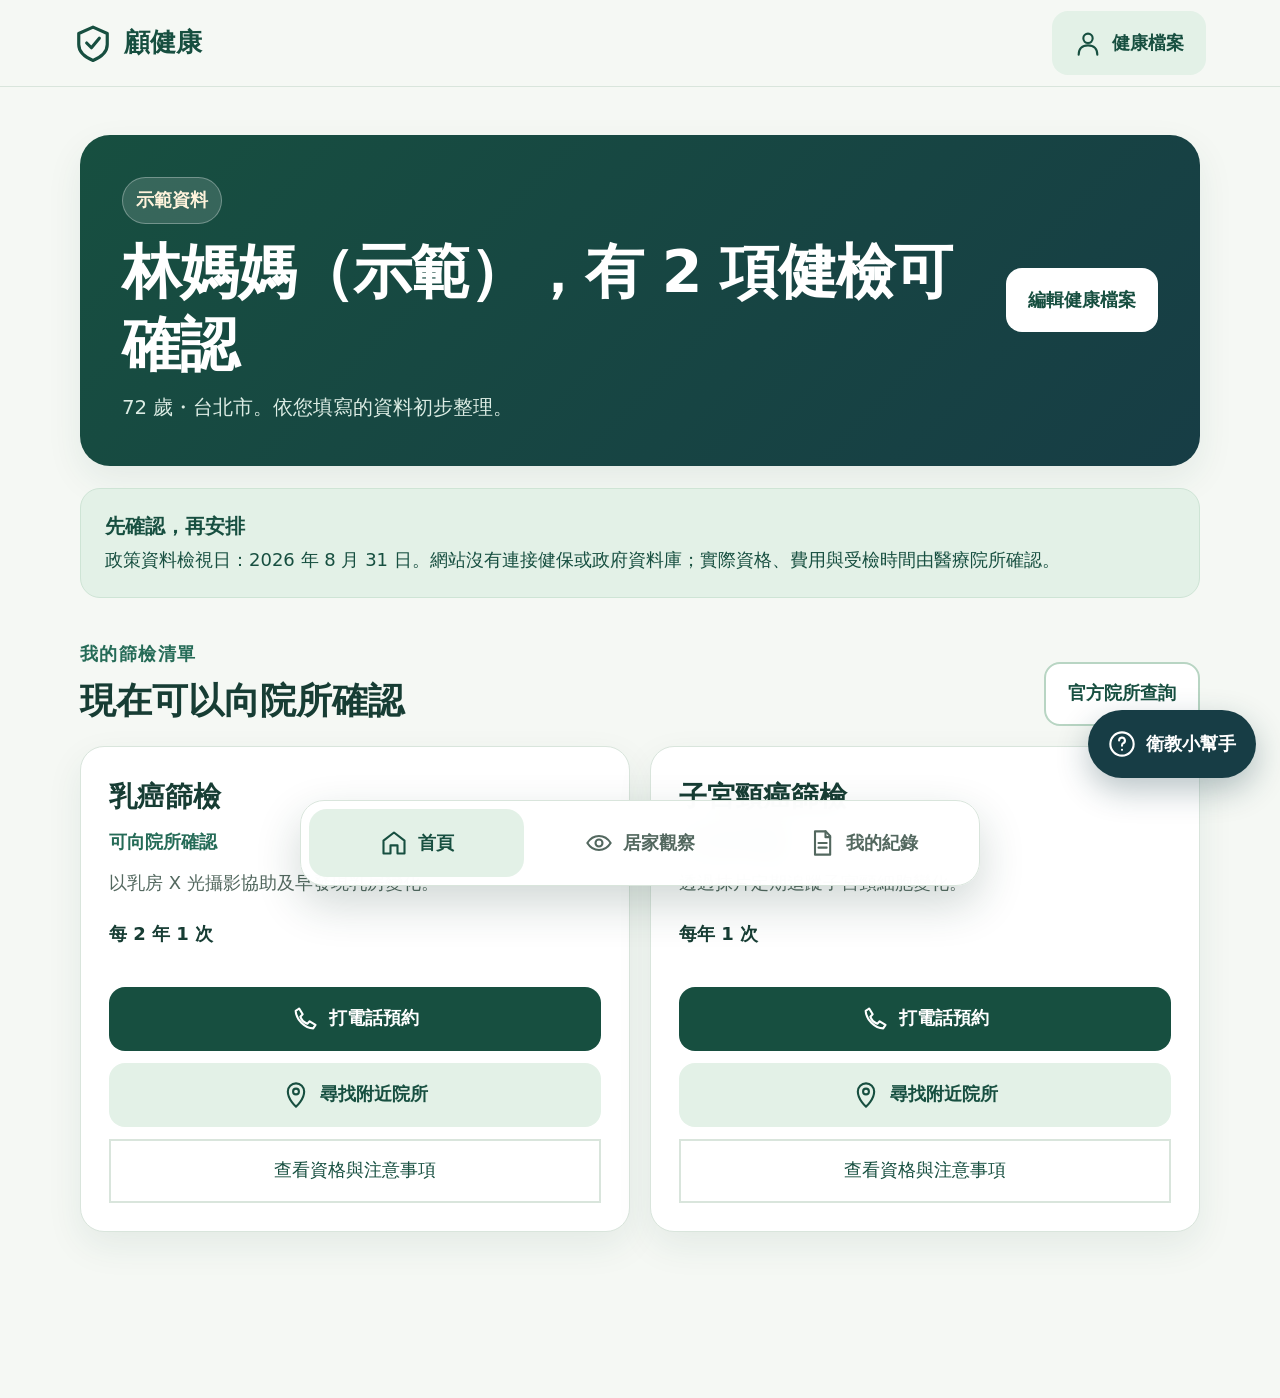
<file: index.html>
<!doctype html>
<html lang="zh-Hant-TW">
<head>
  <meta charset="utf-8"><meta name="viewport" content="width=device-width,initial-scale=1,viewport-fit=cover">
  <meta name="theme-color" content="#174f40"><meta name="description" content="簡單清楚地整理預防篩檢、居家視覺觀察與健康紀錄。">
  <title>顧健康｜預防篩檢整合平台</title>
  <link rel="manifest" href="manifest.webmanifest?v=9"><link rel="icon" href="icon.svg" type="image/svg+xml"><link rel="stylesheet" href="styles.css?v=9"><script src="app.js?v=9" defer></script>
</head>
<body>
<a class="skip-link" href="#mainContent">跳到主要內容</a>
<svg class="symbols" aria-hidden="true">
  <symbol id="i-shield" viewBox="0 0 24 24"><path d="M12 2 21 6v7c0 5-4 8-9 10-5-2-9-5-9-10V6l9-4Z"/><path d="m8 12 3 3 5-6"/></symbol>
  <symbol id="i-home" viewBox="0 0 24 24"><path d="m3 10 9-7 9 7v11h-6v-7H9v7H3V10Z"/></symbol>
  <symbol id="i-eye" viewBox="0 0 24 24"><path d="M2 12c5-8 15-8 20 0-5 8-15 8-20 0Z"/><circle cx="12" cy="12" r="3"/></symbol>
  <symbol id="i-file" viewBox="0 0 24 24"><path d="M6 2h9l4 4v16H6V2Z"/><path d="M15 2v5h4M9 12h7M9 16h7"/></symbol>
  <symbol id="i-phone" viewBox="0 0 24 24"><path d="M7 3 4 5c0 7 8 15 15 15l2-3-5-3-2 2c-3-1-5-3-6-6l2-2-3-5Z"/></symbol>
  <symbol id="i-map" viewBox="0 0 24 24"><path d="M12 22s7-6 7-13a7 7 0 1 0-14 0c0 7 7 13 7 13Z"/><circle cx="12" cy="9" r="2.5"/></symbol>
  <symbol id="i-user" viewBox="0 0 24 24"><circle cx="12" cy="8" r="4"/><path d="M4 22c0-5 3-8 8-8s8 3 8 8"/></symbol>
  <symbol id="i-plus" viewBox="0 0 24 24"><path d="M12 4v16M4 12h16"/></symbol>
  <symbol id="i-help" viewBox="0 0 24 24"><circle cx="12" cy="12" r="10"/><path d="M9.5 9a2.5 2.5 0 1 1 3.5 2.3c-1 .5-1 1.2-1 2.2M12 17h.01"/></symbol>
  <symbol id="i-close" viewBox="0 0 24 24"><path d="m5 5 14 14M19 5 5 19"/></symbol>
  <symbol id="i-check" viewBox="0 0 24 24"><path d="m4 12 5 5L20 6"/></symbol>
  <symbol id="i-download" viewBox="0 0 24 24"><path d="M12 3v12m0 0 5-5m-5 5-5-5M4 21h16"/></symbol>
</svg>
<header class="site-header"><div class="header-inner">
  <a class="brand" href="#home" data-nav="home" aria-label="顧健康首頁"><svg class="icon"><use href="#i-shield"></use></svg><span>顧健康</span></a>
  <div class="header-actions"><button class="icon-text-button" id="profileButton" type="button" aria-label="健康檔案"><svg class="icon"><use href="#i-user"></use></svg><span>健康檔案</span></button></div>
</div></header>
<main id="mainContent">
  <section class="view active" id="view-home" aria-labelledby="homeTitle"><div class="page-shell">
    <div class="hero"><div><span class="demo-badge" id="profileBadge">示範資料</span><h1 id="homeTitle">您好</h1><p id="homeSummary">正在整理可以確認的預防篩檢。</p></div><button class="secondary-button" id="switchProfileButton" type="button">編輯健康檔案</button></div>
    <aside class="notice"><strong>先確認，再安排</strong><p>政策資料檢視日：2026 年 8 月 31 日。網站沒有連接健保或政府資料庫；實際資格、費用與受檢時間由醫療院所確認。</p></aside>
    <div class="section-heading"><div><span class="eyebrow">我的篩檢清單</span><h2>現在可以向院所確認</h2></div><a class="official-link" href="https://escreening.hpa.gov.tw/Home" target="_blank" rel="noopener">官方院所查詢</a></div>
    <div class="screening-list" id="screeningList" aria-live="polite"></div>
    <div class="empty-state" id="screeningEmpty" hidden><svg class="icon"><use href="#i-check"></use></svg><h2>目前沒有待確認項目</h2><p>已登錄的檢查可到「我的紀錄」查看；仍可詢問醫師適合的預防照護。</p></div>
  </div></section>
  <section class="view" id="view-vision" aria-labelledby="visionTitle" hidden>
    <div class="page-shell" id="visionLanding"><span class="eyebrow">居家視覺觀察</span><h1 id="visionTitle">一次看一眼，記下視覺變化</h1><p class="lead">這不是視力檢查或醫療診斷。看得清楚，也不能排除眼睛疾病。</p>
      <div class="vision-intro"><div class="vision-art"><svg class="icon"><use href="#i-eye"></use></svg></div><div><h2>方格視覺自我觀察</h2><ol><li>戴上平常閱讀使用的眼鏡。</li><li>在光線充足處，手機保持舒適閱讀距離。</li><li>一次輕遮一眼，不要壓迫眼球。</li></ol><button class="primary-button" id="startVisionButton" type="button">我已了解，開始觀察</button></div></div>
      <div class="notice"><strong>新增：8 項居家健康自我觀察</strong><p>畫鐘、FAST 中風徵象、肌力、平衡、周邊神經與末梢循環；包含逐步指引、部分計時工具與本機紀錄。自測不能取代醫療診斷。</p><a class="primary-button" href="./self-checks.html">開始居家健康自我觀察</a></div>
      <aside class="alert"><strong>需要儘速就醫的情況</strong><p>若突然視力下降、直線變形、中心出現黑影或視野缺損，請儘速聯絡眼科。</p></aside>
    </div>
    <div class="vision-test" id="visionTest" hidden aria-live="polite"><button class="text-button vision-exit" id="exitVisionButton" type="button">結束觀察</button><div class="vision-test-inner">
      <div class="vision-grid-area" id="visionGridArea"><h1 id="visionInstruction">請遮住右眼，用左眼看中央黑點</h1><div class="amsler-grid" role="img" aria-label="均勻直線方格，中央有一個黑點"><span></span></div></div>
      <div class="vision-answer-area" id="visionAnswerArea"><button class="vision-answer clear" type="button" data-vision-answer="看得很清楚">看得很清楚</button><button class="vision-answer changed" type="button" data-vision-answer="線條歪歪的／看不清楚">線條歪歪的／看不清楚</button></div>
      <div class="vision-result" id="visionResult" hidden><span class="eyebrow">本次主觀觀察</span><h1>兩眼都完成了</h1><p id="visionResultText"></p><aside class="alert" id="visionResultAdvice"></aside><div class="button-stack"><button class="primary-button" id="saveVisionButton" type="button">儲存到我的紀錄</button><button class="secondary-button" id="discardVisionButton" type="button">不儲存，返回</button></div></div>
    </div></div>
  </section>
  <section class="view" id="view-records" aria-labelledby="recordsTitle" hidden><div class="page-shell">
    <div class="section-heading records-heading"><div><span class="eyebrow">保存在本機</span><h1 id="recordsTitle">我的健檢與紀錄</h1><p class="lead">一眼看懂已登錄與待確認的健檢，也能回顧每一次健康紀錄。</p></div><div class="record-actions"><button class="secondary-button" id="exportButton" type="button"><svg class="icon"><use href="#i-download"></use></svg>匯出備份</button><button class="primary-button" id="addRecordButton" type="button"><svg class="icon"><use href="#i-plus"></use></svg>新增紀錄</button></div></div>
    <section class="screening-progress" aria-labelledby="screeningProgressTitle">
      <div class="progress-heading"><div><span class="eyebrow">健檢進度</span><h2 id="screeningProgressTitle">目前健檢任務</h2></div><strong class="progress-count" id="screeningProgressCount">正在整理</strong></div>
      <div class="progress-track" id="screeningProgressTrack" role="progressbar" aria-label="健檢完成進度" aria-valuemin="0" aria-valuemax="0" aria-valuenow="0"><span id="screeningProgressFill"></span></div>
      <p class="progress-summary" id="screeningProgressSummary">依健康檔案與本機紀錄整理。</p>
      <div class="screening-task-list" id="screeningTaskList" aria-live="polite"></div>
      <p class="progress-note">這是依固定政策與您自行登錄資料做的初步整理，並非政府或健保資格查詢。實際資格與受檢時間請向醫療院所確認。</p>
    </section>
    <div class="record-history-heading"><span class="eyebrow">完整紀錄</span><h2>歷次健康紀錄</h2><p>包含健檢、血壓、居家觀察與日常照護筆記。</p></div>
    <div class="record-list" id="recordList"></div><div class="empty-state" id="recordEmpty" hidden><svg class="icon"><use href="#i-file"></use></svg><h2>還沒有紀錄</h2><p>可以從一次檢查、一次血壓量測，或今天想記住的事開始。</p></div>
  </div></section>
</main>
<nav class="bottom-nav" aria-label="主要功能"><button class="nav-button active" type="button" data-nav="home" aria-current="page"><svg class="icon"><use href="#i-home"></use></svg><span>首頁</span></button><button class="nav-button" type="button" data-nav="vision"><svg class="icon"><use href="#i-eye"></use></svg><span>居家觀察</span></button><button class="nav-button" type="button" data-nav="records"><svg class="icon"><use href="#i-file"></use></svg><span>我的紀錄</span></button></nav>
<button class="guide-fab" id="guideButton" type="button" aria-label="衛教小幫手"><svg class="icon"><use href="#i-help"></use></svg><span>衛教小幫手</span></button>
<dialog class="dialog" id="screeningDialog"><form method="dialog"><button class="dialog-close" value="cancel" aria-label="關閉"><svg class="icon"><use href="#i-close"></use></svg></button></form><span class="eyebrow">篩檢說明</span><h2 id="screeningDialogTitle"></h2><p id="screeningDialogSummary"></p><dl class="detail-list"><div><dt>適用條件</dt><dd id="screeningDialogRule"></dd></div><div><dt>建議頻率</dt><dd id="screeningDialogFrequency"></dd></div><div><dt>目前紀錄</dt><dd id="screeningDialogStatus"></dd></div></dl><aside class="notice compact"><strong>請留意</strong><p id="screeningDialogPrep"></p></aside><div class="button-stack"><a class="primary-button link-button" id="screeningMapLink" target="_blank" rel="noopener"><svg class="icon"><use href="#i-map"></use></svg>尋找附近院所</a><a class="secondary-button link-button" id="screeningSourceLink" target="_blank" rel="noopener">查看官方政策</a></div></dialog>
<dialog class="dialog" id="profileDialog"><form id="profileForm"><button class="dialog-close" type="button" data-close-dialog="profileDialog" aria-label="關閉"><svg class="icon"><use href="#i-close"></use></svg></button><span class="eyebrow">只存在這個瀏覽器</span><h2>編輯健康檔案</h2><div class="form-grid"><label>姓名或暱稱<input name="name" maxlength="30" required autocomplete="off"></label><label>出生日期<input name="birth" type="date" required></label><label>篩檢比對使用的生理性別<select name="sex"><option>未提供</option><option>女</option><option>男</option></select></label><label>居住縣市<input name="city" maxlength="20" placeholder="例如：台北市"></label></div><fieldset><legend>與篩檢條件有關的背景（選填）</legend><label class="check-row"><input type="checkbox" name="indigenous">具原住民身分</label><label class="check-row"><input type="checkbox" name="polio">有小兒麻痺病史</label><label class="check-row"><input type="checkbox" name="familyColon">一等親有大腸癌病史</label><label class="check-row"><input type="checkbox" name="familyLung">一等親有肺癌病史</label><label class="check-row"><input type="checkbox" name="smokes">目前仍吸菸</label><label class="check-row"><input type="checkbox" name="betel">曾嚼檳榔</label><div class="form-grid compact-grid"><label>累積吸菸包年<input name="packYears" type="number" min="0" max="300" value="0"></label><label>戒菸年數<input name="quitYears" type="number" min="-1" max="100" value="-1"></label></div></fieldset><label class="check-row consent"><input type="checkbox" name="consent" required>這是我的資料，或我已取得本人同意</label><button class="primary-button full-button" type="submit">儲存健康檔案</button></form></dialog>
<dialog class="dialog" id="recordDialog"><form id="recordForm"><button class="dialog-close" type="button" data-close-dialog="recordDialog" aria-label="關閉"><svg class="icon"><use href="#i-close"></use></svg></button><span class="eyebrow">自行登錄</span><h2>新增健康紀錄</h2><label>紀錄類型<select name="kind" id="recordKind"><option value="note">日常照護筆記</option><option value="bp">血壓量測</option><option value="screening">已完成的檢查</option></select></label><label id="recordTitleField">標題<input name="title" maxlength="60" placeholder="例如：今天陪媽媽散步"></label><label id="recordPolicyField" hidden>檢查項目<select name="policy" id="recordPolicy"></select></label><div class="form-grid" id="recordBpFields" hidden><label>收縮壓<input name="systolic" type="number" min="30" max="300"></label><label>舒張壓<input name="diastolic" type="number" min="20" max="200"></label></div><label>日期<input name="date" type="date" required></label><label>備註<textarea name="note" maxlength="1000" rows="4" placeholder="想記下的事（選填）"></textarea></label><button class="primary-button full-button" type="submit">儲存這筆紀錄</button></form></dialog>
<dialog class="dialog guide-dialog" id="guideDialog"><form method="dialog"><button class="dialog-close" value="cancel" aria-label="關閉"><svg class="icon"><use href="#i-close"></use></svg></button></form><span class="eyebrow">不儲存、不上傳</span><h2>基本衛教小幫手</h2><p>輸入內容只在這個頁面暫時處理，不會寫入健康紀錄。只能提供基本衛教與建議科別，不能診斷。</p><label>想詢問什麼？<textarea id="guideQuestion" rows="4" maxlength="500" placeholder="例如：最近眼睛看東西有點模糊"></textarea></label><button class="primary-button full-button" id="askGuideButton" type="button">查看基本衛教</button><div class="guide-answer" id="guideAnswer" hidden aria-live="polite"></div></dialog>
<div class="toast" id="toast" role="status" aria-live="polite"></div>
</body></html>
</file>
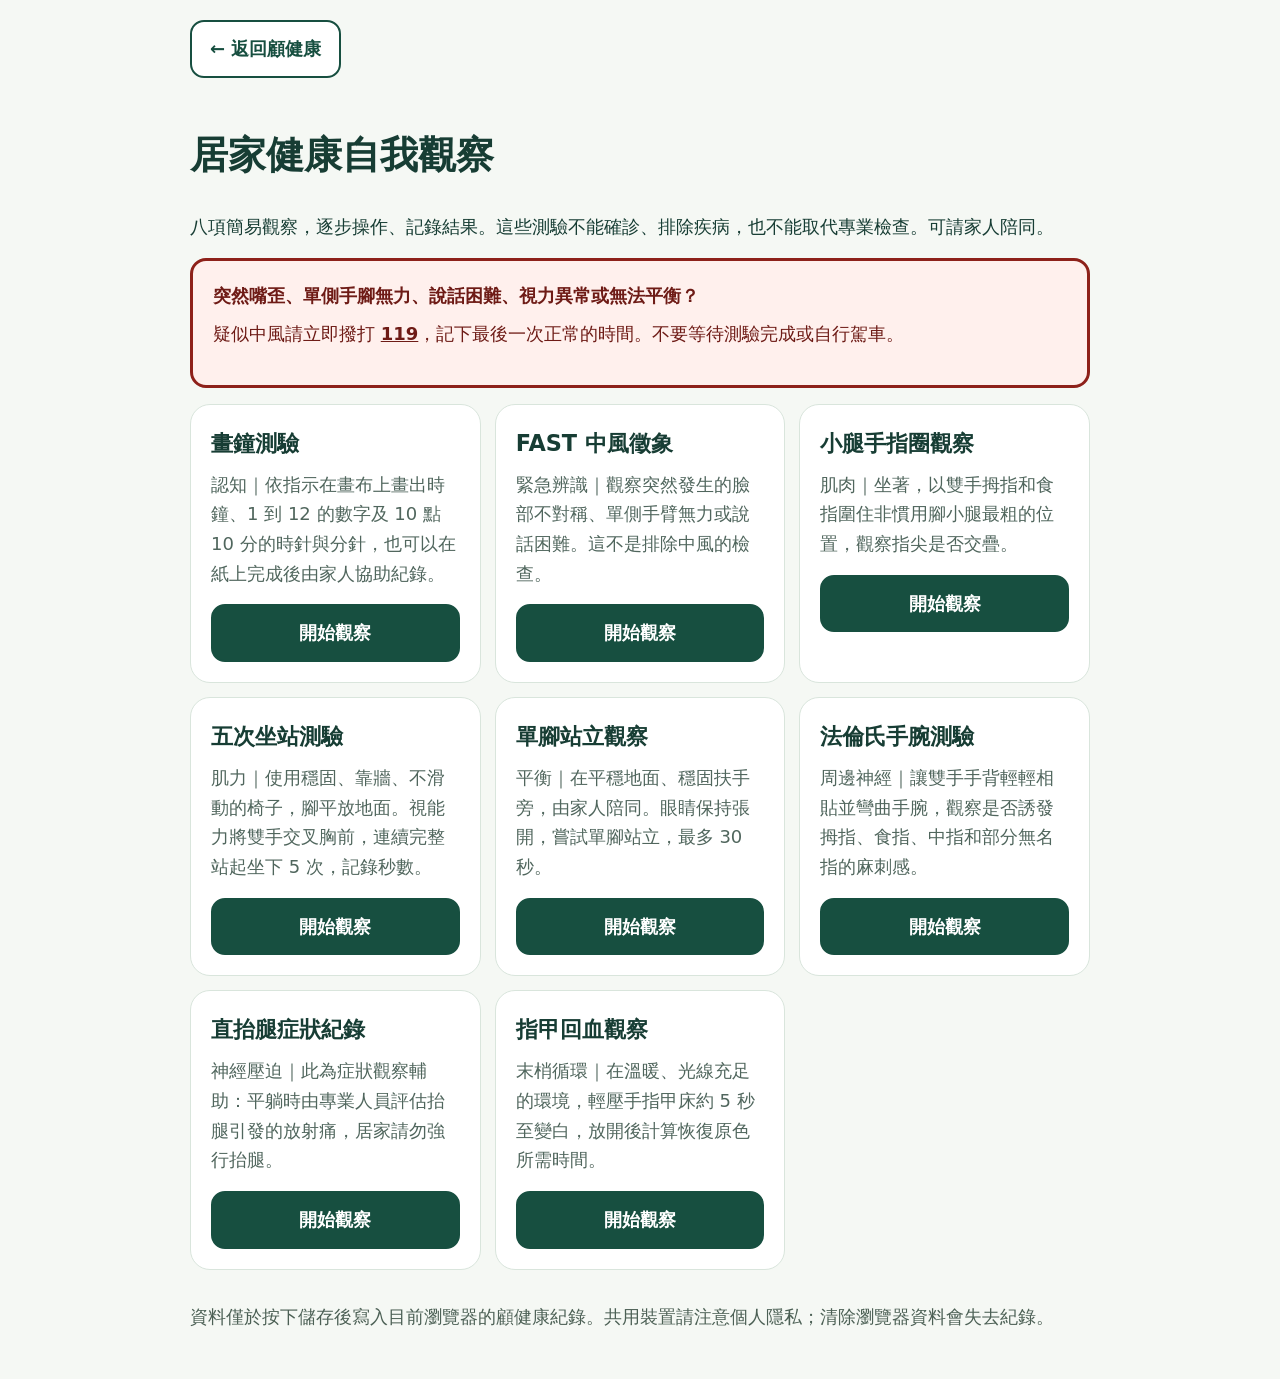
<file: self-checks.html>
<!doctype html>
<html lang="zh-Hant-TW">
<head>
<meta charset="utf-8"><meta name="viewport" content="width=device-width,initial-scale=1">
<meta name="theme-color" content="#174f40"><title>居家健康自我觀察｜顧健康</title>
<style>
:root{--green:#174f40;--ink:#173d34;--line:#d9e5dc;--bg:#f5f8f4;--danger:#8e211a}
*{box-sizing:border-box}body{font:18px/1.65 "Noto Sans TC","Microsoft JhengHei",system-ui,sans-serif;color:var(--ink);background:var(--bg);margin:0;padding:0 18px 48px}main,header{max-width:900px;margin:auto}header{padding:20px 0}h1{font-size:clamp(1.7rem,4vw,2.4rem)}h2{font-size:1.4rem}p{margin:.5rem 0 1rem}button,a.button{font:inherit;display:inline-flex;justify-content:center;align-items:center;min-height:56px;padding:12px 18px;border-radius:14px;border:2px solid var(--green);background:var(--green);color:white;cursor:pointer;text-decoration:none;font-weight:700;touch-action:manipulation}button.secondary,a.button.secondary{color:var(--green);background:white}button:focus-visible,a:focus-visible,select:focus-visible,input:focus-visible{outline:4px solid #df994d;outline-offset:3px}button:disabled{opacity:.45;cursor:not-allowed}.grid{display:grid;grid-template-columns:repeat(auto-fit,minmax(230px,1fr));gap:14px}.card,.panel{background:white;border:1px solid var(--line);border-radius:20px;padding:20px;margin:14px 0}.card h2{margin:0}.card p{color:#50665d}.card button{width:100%}.warning{border-left:6px solid #b45c20;background:#fff1e5;padding:16px;margin:16px 0}.urgent{background:#fff0ed;border:3px solid var(--danger);padding:20px;border-radius:16px;color:#6e1b16;margin:16px 0}.urgent a{color:inherit;font-weight:bold}.actions{display:flex;gap:10px;flex-wrap:wrap;margin-top:18px}.step{font-weight:bold;color:#256b57}.choices{display:grid;gap:12px}.choice{display:flex;align-items:flex-start;gap:12px;border:2px solid #d9e5dc;border-radius:12px;padding:12px;cursor:pointer}.choice input{width:27px;height:27px;flex:0 0 auto;accent-color:var(--green)}label{display:block;font-weight:700}input[type=number],input[type=text],select{font:inherit;max-width:100%;width:100%;min-height:56px;border:2px solid #a9bdb0;border-radius:10px;padding:8px 12px;margin:8px 0}#draw{width:min(100%,370px);height:auto;aspect-ratio:1;display:block;border:2px solid #aecaba;border-radius:12px;background:white;touch-action:none}#timerDisplay{font-size:3rem;font-weight:900;font-variant-numeric:tabular-nums}small{display:block;color:#56695f}.sr-only{position:absolute;left:-10000px}#resultText{white-space:pre-line}#status{font-weight:bold}footer{margin-top:32px;color:#4c6055} [hidden]{display:none!important}@media(min-width:700px){.card{margin:0}}@media(prefers-reduced-motion:reduce){*{scroll-behavior:auto!important}}
</style>
</head>
<body>
<header><a href="./#vision" class="button secondary">← 返回顧健康</a></header>
<main>
<h1>居家健康自我觀察</h1>
<p>八項簡易觀察，逐步操作、記錄結果。這些測驗不能確診、排除疾病，也不能取代專業檢查。可請家人陪同。</p>
<div class="urgent"><strong>突然嘴歪、單側手腳無力、說話困難、視力異常或無法平衡？</strong><p>疑似中風請立即撥打 <a href="tel:119">119</a>，記下最後一次正常的時間。不要等待測驗完成或自行駕車。</p></div>
<section id="catalog" class="grid" aria-label="選擇測驗"></section>
<section id="test" hidden class="panel" aria-live="polite">
<button class="secondary" id="back" type="button">← 返回測驗列表</button>
<p class="step" id="progress"></p><h2 id="testTitle"></h2><p id="intro"></p><div id="safety" class="warning"></div>
<div id="task"></div><div class="actions"><button id="prev" class="secondary" type="button">上一步</button><button id="next" type="button">下一步</button></div>
</section>
<section id="result" hidden class="panel" aria-live="polite"><h2>本次觀察結果</h2><p id="resultText"></p><div id="resultAdvice" class="warning"></div><div class="actions"><button id="save" type="button">儲存到我的紀錄</button><button id="again" class="secondary" type="button">返回列表</button></div><p id="status" role="status"></p></section>
<footer>資料僅於按下儲存後寫入目前瀏覽器的顧健康紀錄。共用裝置請注意個人隱私；清除瀏覽器資料會失去紀錄。</footer>
</main>
<script>
'use strict';
const KEY='guhealth-web-v2';
const tests=[
{id:'clock',name:'畫鐘測驗',group:'認知',intro:'依指示在畫布上畫出時鐘、1 到 12 的數字及 10 點 10 分的時針與分針，也可以在紙上完成後由家人協助紀錄。',safe:'請勿把本測驗視為失智症診斷。視力、慣用手、教育背景及語言可能影響表現。',steps:[{type:'clock',prompt:'畫出完整的鐘面，寫上 1 到 12，並畫出 10 點 10 分。完成後請照顧者觀察。'},{type:'choice',prompt:'鐘面、12 個數字與兩支指針是否都能清楚辨識？',options:['是','否','不確定']},{type:'choice',prompt:'數字排列及指針指向 10 點 10 分是否大致正確？',options:['是','否','不確定']}],advice:'若畫鐘困難或近期記憶、日常功能明顯改變，請安排家醫科、神經內科或記憶門診評估。正常畫鐘也不能排除認知問題。'},
{id:'fast',name:'FAST 中風徵象',group:'緊急辨識',intro:'觀察突然發生的臉部不對稱、單側手臂無力或說話困難。這不是排除中風的檢查。',safe:'若任何症狀突然出現，立刻撥打 119；不必完成所有步驟。突然視力障礙、劇烈頭痛、走路不穩也需要緊急評估。',steps:[{type:'choice',prompt:'F：微笑時是否有突然出現的單側嘴角下垂？',options:['沒有','有','不確定']},{type:'choice',prompt:'A：雙臂向前平舉約 10 秒，是否有突然出現的單側無力或下垂？',options:['沒有','有','不確定']},{type:'choice',prompt:'S：說一句日常短句，是否突然口齒不清、語言理解困難或說不出話？',options:['沒有','有','不確定']},{type:'text',prompt:'T：記錄最後一次確認正常的時間（選填，例：今天 14:20）。'}],advice:'若症狀突然出現，即使自行恢復，也請立即求救，可能是暫時性腦缺血發作或中風。'},
{id:'calf',name:'小腿手指圈觀察',group:'肌肉',intro:'坐著，以雙手拇指和食指圍住非慣用腳小腿最粗的位置，觀察指尖是否交疊。',safe:'此方法受手指大小、體型、水腫影響，僅是肌少症風險線索，不可單獨判定肌肉量正常或嚴重流失。',steps:[{type:'choice',prompt:'環繞小腿最粗處時，手指的狀態？',options:['指尖碰不到（圈不住）','剛好碰到','指尖交疊（小腿相對細）','無法測量']}],advice:'若指尖交疊、體重下降、步速變慢或肌力下降，可向醫師或物理治療師詢問肌少症評估。'},
{id:'chair',name:'五次坐站測驗',group:'肌力',intro:'使用穩固、靠牆、不滑動的椅子，腳平放地面。視能力將雙手交叉胸前，連續完整站起坐下 5 次，記錄秒數。',safe:'有近期跌倒、暈眩、胸痛、嚴重關節疼痛、無法安全站起者不要測；請人陪同，必要時扶持，不能安全完成請停止。',steps:[{type:'timer',prompt:'準備好後開始計時，完成第五次站起時停止。',max:120},{type:'choice',prompt:'過程是否能在安全情況下完成？',options:['完成且未使用手扶','完成但需要扶持或改變動作','無法完成／中途停止']}],advice:'較慢或需要扶持可能提示下肢功能問題，但 12 秒或 15 秒不是適用所有年齡與測法的診斷界線。請結合其他評估。'},
{id:'balance',name:'單腳站立觀察',group:'平衡',intro:'在平穩地面、穩固扶手旁，由家人陪同。眼睛保持張開，嘗試單腳站立，最多 30 秒。',safe:'請不要閉眼測試。易跌倒、近期暈眩、無法站穩者直接跳過；不要勉強，也不能用本測驗診斷微型中風或小腦退化。',steps:[{type:'timer',prompt:'扶手隨時可抓，離地腳落地或需要支撐時停止計時。',max:30},{type:'choice',prompt:'測驗是否安全完成？',options:['自行完成','曾需扶持','不安全／無法進行']}],advice:'若平衡能力下降或曾跌倒，請安排跌倒風險評估；若突然失去平衡、合併其他神經症狀，立即撥打 119。'},
{id:'phalen',name:'法倫氏手腕測驗',group:'周邊神經',intro:'讓雙手手背輕輕相貼並彎曲手腕，觀察是否誘發拇指、食指、中指和部分無名指的麻刺感。',safe:'不要強迫彎到 90 度。若手腕疼痛、受傷或已有明顯症狀，勿繼續施力；陽性不等於確診腕隧道症候群。',steps:[{type:'timer',prompt:'舒適姿勢維持最多 60 秒；出現不舒服立即停止。',max:60},{type:'choice',prompt:'是否出現典型手指麻、刺痛？',options:['沒有','有','不確定／其他位置']}],advice:'若反覆手麻、夜間惡化或手指無力，請向復健科、神經內科或手外科評估。'},
{id:'slr',name:'直抬腿症狀紀錄',group:'神經壓迫',intro:'此為症狀觀察輔助：平躺時由專業人員評估抬腿引發的放射痛，居家請勿強行抬腿。',safe:'不要請他人強拉腿部。若新發生大小便控制異常、會陰麻木、雙腿進行性無力，請立即急診。',steps:[{type:'choice',prompt:'平時或已由醫療人員檢查時，是否有從臀部延伸到膝下／足部的放射痛或麻木？',options:['沒有','有','不確定／未檢查']},{type:'choice',prompt:'是否有進行性腿無力、會陰麻木或新發生大小便異常？',options:['沒有','有','不確定']}],advice:'放射性疼痛可能與神經根刺激有關，但不能只靠抬腿角度確診椎間盤突出；請安排臨床神經學檢查。'},
{id:'crt',name:'指甲回血觀察',group:'末梢循環',intro:'在溫暖、光線充足的環境，輕壓手指甲床約 5 秒至變白，放開後計算恢復原色所需時間。',safe:'冰冷環境、年齡、光線、指甲油均影響結果。不能單獨用於診斷休克、脫水或動脈阻塞；若意識不清、呼吸困難、皮膚冰冷合併不適，立即求救。',steps:[{type:'timer',prompt:'放開指甲後開始計時，回復原色時停止。',max:15},{type:'choice',prompt:'是否有明顯變色、疼痛或手指冰冷？',options:['沒有','有','不確定']}],advice:'回血較慢可以有多種原因；若持續異常、手指疼痛或顏色改變，請就醫評估。'}
];
const $=id=>document.getElementById(id);
let current=null,step=0,answers=[],timerStart=0,elapsed=0,timerInterval=null,drawing=[];
function stopTimer(){if(timerInterval){clearInterval(timerInterval);timerInterval=null}}
function showCatalog(){stopTimer();$('next').hidden=false;$('prev').hidden=false;current=null;$('catalog').hidden=false;$('test').hidden=true;$('result').hidden=true;window.scrollTo(0,0)}
tests.forEach(t=>{const article=document.createElement('article');article.className='card';const h=document.createElement('h2');h.textContent=t.name;const p=document.createElement('p');p.textContent=t.group+'｜'+t.intro;const b=document.createElement('button');b.textContent='開始觀察';b.addEventListener('click',()=>start(t));article.append(h,p,b);$('catalog').append(article)});
function start(t){stopTimer();$('next').hidden=false;$('prev').hidden=false;current=t;step=0;answers=[];drawing=[];$('catalog').hidden=true;$('result').hidden=true;$('test').hidden=false;$('testTitle').textContent=t.name;$('intro').textContent=t.intro;$('safety').textContent=t.safe;renderStep()}
function renderStep(){stopTimer();const s=current.steps[step];$('progress').textContent='第 '+(step+1)+' / '+current.steps.length+' 步';$('task').replaceChildren();const title=document.createElement('h3');title.textContent=s.prompt;$('task').append(title);$('prev').disabled=step===0;$('next').textContent=step===current.steps.length-1?'查看結果':'下一步';$('next').disabled=false;
if(s.type==='choice'){const options=document.createElement('div');options.className='choices';s.options.forEach((value,i)=>{const label=document.createElement('label');label.className='choice';const input=document.createElement('input');input.type='radio';input.name='answer';input.value=value;input.checked=answers[step]===value;input.addEventListener('change',()=>{answers[step]=value;if(current.id==='fast'&&(value==='有'||value==='不確定'))showEmergency()});label.append(input,document.createTextNode(value));options.append(label)});$('task').append(options)}
if(s.type==='text'){const input=document.createElement('input');input.type='text';input.maxLength=100;input.placeholder='可略過';input.value=answers[step]||'';input.addEventListener('input',()=>answers[step]=input.value);$('task').append(input)}
if(s.type==='timer'){const clock=document.createElement('div');clock.id='timerDisplay';clock.setAttribute('role','timer');clock.textContent=typeof answers[step]==='number'?answers[step].toFixed(1)+' 秒':'0.0 秒';const startB=document.createElement('button');startB.type='button';startB.textContent='開始';const stopB=document.createElement('button');stopB.className='secondary';stopB.type='button';stopB.textContent='停止';stopB.disabled=true;startB.onclick=()=>{stopTimer();timerStart=performance.now();startB.disabled=true;stopB.disabled=false;timerInterval=setInterval(()=>{elapsed=Math.min(s.max,(performance.now()-timerStart)/1000);clock.textContent=elapsed.toFixed(1)+' 秒';if(elapsed>=s.max)stopB.click()},80)};stopB.onclick=()=>{if(!timerInterval)return;elapsed=Math.min(s.max,(performance.now()-timerStart)/1000);answers[step]=Math.round(elapsed*10)/10;clock.textContent=answers[step].toFixed(1)+' 秒';stopTimer();startB.disabled=false;stopB.disabled=true};const controls=document.createElement('div');controls.className='actions';controls.append(startB,stopB);$('task').append(clock,controls);const manual=document.createElement('label');manual.textContent='或手動輸入秒數（非必填）';const input=document.createElement('input');input.type='number';input.min=0;input.max=s.max;input.step='.1';input.value=typeof answers[step]==='number'?answers[step]:'';input.addEventListener('change',()=>{const n=Number(input.value);if(input.value!==''&&Number.isFinite(n)&&n>=0&&n<=s.max){answers[step]=n;clock.textContent=n.toFixed(1)+' 秒'}});manual.append(input);$('task').append(manual)}
if(s.type==='clock'){const canvas=document.createElement('canvas');canvas.id='draw';canvas.width=600;canvas.height=600;canvas.setAttribute('aria-label','可使用滑鼠或手指畫鐘的白色畫布');const ctx=canvas.getContext('2d');ctx.lineWidth=5;ctx.lineCap='round';ctx.lineJoin='round';ctx.strokeStyle='#173d34';const redraw=()=>{ctx.clearRect(0,0,600,600);drawing.forEach(line=>{ctx.beginPath();line.forEach((pt,i)=>i?ctx.lineTo(pt[0],pt[1]):ctx.moveTo(pt[0],pt[1]));ctx.stroke()})};redraw();let active=false;const point=e=>{const r=canvas.getBoundingClientRect();return [(e.clientX-r.left)*600/r.width,(e.clientY-r.top)*600/r.height]};canvas.onpointerdown=e=>{active=true;canvas.setPointerCapture(e.pointerId);drawing.push([point(e)]);redraw()};canvas.onpointermove=e=>{if(!active)return;drawing[drawing.length-1].push(point(e));redraw()};canvas.onpointerup=canvas.onpointercancel=()=>{active=false};const clear=document.createElement('button');clear.className='secondary';clear.textContent='清除重畫';clear.onclick=()=>{drawing=[];redraw()};$('task').append(canvas,clear);const note=document.createElement('p');note.textContent='不會自動用 AI 評分或上傳畫面；儲存時只記錄後續主觀觀察，不保存圖像。';$('task').append(note)}
}
function showEmergency(){stopTimer();$('task').replaceChildren();const div=document.createElement('div');div.className='urgent';div.innerHTML='<h3>疑似急性中風：請立即撥打 119</h3><p>記下最後正常時間，不要自行駕車；即使症狀消失也須緊急就醫。</p><a class="button" href="tel:119">立即撥打 119</a>';const back=document.createElement('button');back.className='secondary';back.textContent='返回測驗列表';back.onclick=showCatalog;$('task').append(div,back);$('next').hidden=true;$('prev').hidden=true}
function finish(){stopTimer();$('next').hidden=false;$('prev').hidden=false;$('test').hidden=true;$('result').hidden=false;const details=current.steps.map((s,i)=>s.prompt+'\n'+(answers[i]===undefined?'未填／未測':typeof answers[i]==='number'?answers[i]+' 秒':answers[i])).join('\n\n');$('resultText').textContent=details;let advice=current.advice;let flag=false;
if(current.id==='fast'){flag=answers.slice(0,3).some(v=>v!=='沒有');if(flag)advice='疑似中風或資料不確定時，若為突然發生的症狀，請立即撥打 119。'+advice}
if(current.id==='clock')flag=answers.slice(1).some(v=>v!=='是');
if(current.id==='calf')flag=answers.includes('指尖交疊（小腿相對細）');
if(current.id==='chair')flag=(typeof answers[0]==='number'&&answers[0]>12)||answers[1]!=='完成且未使用手扶';
if(current.id==='balance')flag=(typeof answers[0]==='number'&&answers[0]<10)||answers[1]!=='自行完成';
if(current.id==='phalen')flag=answers[1]==='有';
if(current.id==='slr')flag=answers.includes('有');
if(current.id==='crt')flag=(typeof answers[0]==='number'&&answers[0]>3)||answers[1]==='有';
if(answers.every(v=>v===undefined))flag=false;
$('resultAdvice').textContent=advice+'\n本結果僅供自我觀察，不提供診斷。';$('status').textContent='';$('save').disabled=false;$('save').onclick=()=>saveRecord(details,flag)}
function saveRecord(details,flag){try{const data=JSON.parse(localStorage.getItem(KEY));if(!data||!data.profile||!Array.isArray(data.records)){throw new Error('請先回顧健康首頁建立健康檔案，再儲存紀錄。')}const date=new Date().toLocaleDateString('sv-SE');data.records.push({id:typeof crypto.randomUUID==='function'?crypto.randomUUID():String(Date.now()),kind:'selfcheck',key:current.id,title:current.name,date,note:details+'\n主觀居家觀察，非診斷。',flag});data.demo=false;localStorage.setItem(KEY,JSON.stringify(data));$('status').textContent='已儲存到我的紀錄，可返回主站查看。';$('save').disabled=true}catch(e){$('status').textContent='儲存失敗：'+e.message}}
$('back').onclick=showCatalog;$('again').onclick=showCatalog;$('prev').onclick=()=>{if(step>0){step--;renderStep()}};$('next').onclick=()=>{const s=current.steps[step];if(s.type==='choice'&&!answers[step]){alert('請先選擇一個答案。');return}if(s.type==='timer'&&timerInterval){alert('請先停止計時。');return}if(current.id==='fast'&&step<3&&answers[step]!=='沒有'){showEmergency();return}if(step<current.steps.length-1){step++;renderStep()}else finish()};
</script>
</body></html>
</file>
<file: styles.css>
:root {
  --green:#174f40;--green-2:#256b57;--navy:#173d45;--ink:#173d34;--muted:#53685f;
  --bg:#f5f8f4;--white:#fff;--mint:#e3f1e7;--line:#d9e5dc;--orange:#a8490c;
  --peach:#fff0e3;--shadow:0 14px 36px rgba(23,79,64,.08);--radius:24px;
}
*{box-sizing:border-box}
html{font-size:18px;scroll-behavior:smooth}
body{margin:0;color:var(--ink);background:var(--bg);font-family:"Noto Sans TC","Microsoft JhengHei",system-ui,sans-serif;line-height:1.6;padding-bottom:108px}
button,input,select,textarea{font:inherit}
button,a,input,select,textarea{min-height:64px}
button{border:0;cursor:pointer}
a{color:inherit}
.icon{width:28px;height:28px;fill:none;stroke:currentColor;stroke-width:1.8;stroke-linecap:round;stroke-linejoin:round}
.symbols{position:absolute;width:0;height:0;overflow:hidden}
[hidden]{display:none!important}
.skip-link{position:fixed;z-index:100;top:8px;left:8px;padding:14px 18px;color:#fff;background:var(--navy);transform:translateY(-150%);border-radius:12px}
.skip-link:focus{transform:none}
:focus-visible{outline:4px solid #ef9b50;outline-offset:3px}
.site-header{position:sticky;z-index:20;top:0;background:rgba(245,248,244,.96);border-bottom:1px solid var(--line);backdrop-filter:blur(14px)}
.header-inner{max-width:1180px;min-height:86px;margin:auto;padding:10px 24px;display:flex;align-items:center;justify-content:space-between;gap:18px}
.brand{min-height:64px;display:flex;align-items:center;gap:12px;text-decoration:none;color:var(--green);font-size:1.45rem;font-weight:900}
.brand .icon{width:38px;height:38px;stroke-width:2}
.header-actions{display:flex;align-items:center;gap:12px}
.privacy-note{color:var(--muted);font-size:1rem}
.icon-text-button,.primary-button,.secondary-button,.text-button,.official-link,.link-button{min-height:64px;padding:14px 22px;display:inline-flex;align-items:center;justify-content:center;gap:10px;border-radius:16px;font-weight:800;text-decoration:none}
.icon-text-button,.secondary-button{color:var(--green);background:var(--mint)}
.primary-button{color:#fff;background:var(--green)}
.primary-button:hover{background:#0f4033}
.secondary-button:hover,.icon-text-button:hover{background:#d4eadb}
.text-button{color:var(--green);background:transparent}
.official-link{color:var(--green);border:2px solid #b8d5c3;background:#fff}
main{min-height:calc(100vh - 86px)}
.page-shell{width:min(1120px,calc(100% - 40px));margin:0 auto;padding:48px 0 58px}
h1,h2,h3,p{margin-top:0}
h1{margin-bottom:12px;font-size:clamp(2rem,5vw,3.25rem);line-height:1.25;letter-spacing:-.02em}
h2{font-size:clamp(1.45rem,3vw,2rem);line-height:1.35}
.lead{max-width:760px;color:var(--muted);font-size:1.1rem}
.eyebrow{display:block;margin-bottom:8px;color:var(--green-2);font-size:1rem;font-weight:900;letter-spacing:.08em}
.hero{min-height:270px;padding:42px;display:flex;align-items:center;justify-content:space-between;gap:32px;color:#fff;border-radius:30px;background:linear-gradient(135deg,var(--green),var(--navy));box-shadow:var(--shadow)}
.hero h1{margin:12px 0 10px;color:#fff}
.hero p{max-width:680px;margin:0;color:#dcece4;font-size:1.1rem}
.hero .secondary-button{flex:0 0 auto;background:#fff}
.demo-badge{display:inline-flex;padding:8px 13px;color:#fff3dc;background:rgba(255,255,255,.14);border:1px solid rgba(255,255,255,.3);border-radius:999px;font-weight:800}
.notice,.alert{margin:22px 0;padding:22px 24px;border-radius:20px}
.notice{color:var(--green);background:var(--mint);border:1px solid #cee4d5}
.alert{color:#713205;background:var(--peach);border:2px solid #f2c79e}
.notice strong,.alert strong{display:block;font-size:1.1rem}
.notice p,.alert p{margin:4px 0 0;color:inherit}
.notice.compact{margin:18px 0}
.section-heading{margin:42px 0 20px;display:flex;align-items:end;justify-content:space-between;gap:20px}
.section-heading h1,.section-heading h2{margin:0}
.screening-list{display:grid;grid-template-columns:repeat(2,minmax(0,1fr));gap:20px}
.screening-card{padding:28px;display:flex;flex-direction:column;background:#fff;border:1px solid var(--line);border-radius:var(--radius);box-shadow:var(--shadow)}
.screening-card h3{margin:0;font-size:1.55rem}
.screening-card .status{margin:9px 0 0;color:var(--green-2);font-weight:800}
.screening-card .summary{margin:12px 0;color:var(--muted)}
.screening-card .frequency{margin-top:auto;padding-top:10px;font-weight:800}
.card-actions{display:grid;grid-template-columns:1fr;gap:12px;margin-top:20px}
.card-actions a,.card-actions button{width:100%}
.phone-link{color:#fff;background:var(--green)}
.map-link{color:var(--green);background:var(--mint)}
.detail-link{color:var(--green);background:#fff;border:2px solid var(--line)}
.empty-state{padding:50px 24px;text-align:center;background:#fff;border:2px dashed #cddfd3;border-radius:var(--radius)}
.empty-state .icon{width:52px;height:52px;color:var(--green)}
.empty-state h2{margin:14px 0 8px}
.empty-state p{color:var(--muted)}
.vision-intro{margin:28px 0;display:grid;grid-template-columns:240px 1fr;gap:34px;padding:32px;background:#fff;border:1px solid var(--line);border-radius:var(--radius);box-shadow:var(--shadow)}
.vision-art{min-height:260px;display:grid;place-items:center;color:var(--green);background:var(--mint);border-radius:20px}
.vision-art .icon{width:110px;height:110px}
.vision-intro ol{padding-left:1.4em;margin:0 0 22px}
.vision-intro li{margin:10px 0}
.vision-test{position:fixed;z-index:50;inset:0;overflow:auto;background:var(--bg)}
.vision-exit{position:fixed;z-index:2;top:14px;right:18px}
.vision-test-inner{min-height:100%;padding:38px 4vw;display:grid;grid-template-columns:minmax(320px,1fr) minmax(320px,.85fr);gap:3vw;align-items:stretch}
.vision-grid-area{min-height:620px;display:flex;flex-direction:column;align-items:center;justify-content:center}
.vision-grid-area h1{text-align:center;font-size:clamp(1.55rem,3vw,2.4rem)}
.amsler-grid{position:relative;width:min(68vh,75vw,620px);aspect-ratio:1;background-color:#fff;background-image:linear-gradient(#202020 1px,transparent 1px),linear-gradient(90deg,#202020 1px,transparent 1px);background-size:5% 5%;border:2px solid #202020}
.amsler-grid span{position:absolute;left:50%;top:50%;width:14px;height:14px;transform:translate(-50%,-50%);background:#000;border-radius:50%}
.vision-answer-area{display:grid;grid-template-rows:1fr 1fr;gap:20px;align-self:stretch;padding:70px 0}
.vision-answer{min-height:180px;padding:30px;color:#fff;border-radius:28px;font-size:clamp(1.4rem,3vw,2.25rem);font-weight:900}
.vision-answer.clear{background:var(--green)}
.vision-answer.changed{background:var(--orange)}
.vision-result{max-width:660px;align-self:center;padding:38px;background:#fff;border:1px solid var(--line);border-radius:var(--radius);box-shadow:var(--shadow)}
.vision-result>p{font-size:1.2rem;white-space:pre-line}
.button-stack{display:grid;gap:12px}
.record-actions{display:flex;gap:12px}
.screening-progress{padding:30px;background:#fff;border:1px solid var(--line);border-radius:var(--radius);box-shadow:var(--shadow)}
.progress-heading{display:flex;align-items:end;justify-content:space-between;gap:20px}
.progress-heading h2{margin:0}.progress-count{color:var(--green);font-size:1.15rem}
.progress-track{height:20px;margin:24px 0 12px;overflow:hidden;background:#e2e9e4;border-radius:999px}
.progress-track span{display:block;width:0;height:100%;background:linear-gradient(90deg,var(--green-2),var(--green));border-radius:inherit;transition:width .35s ease}
.progress-summary{margin:0 0 22px;color:var(--muted);font-weight:800}
.screening-task-list{display:grid;gap:14px}
.screening-task{display:grid;grid-template-columns:64px minmax(0,1fr) minmax(220px,auto);align-items:center;gap:18px;padding:20px;border:2px solid var(--line);border-radius:20px}
.screening-task.pending{border-color:#efc49f;background:#fffaf5}.screening-task.complete{background:#f7fbf8}
.task-marker{width:64px;height:64px;display:grid;place-items:center;color:var(--green);background:var(--mint);border-radius:18px}
.screening-task.pending .task-marker{color:var(--orange);background:var(--peach)}
.task-marker .icon{width:34px;height:34px}.task-copy h3{margin:0;font-size:1.35rem}.task-copy p{margin:6px 0 0;color:var(--muted)}
.task-controls{display:grid;grid-template-columns:1fr 1fr;gap:10px;min-width:260px}.task-status{grid-column:1/-1;display:inline-flex;align-items:center;min-height:42px;color:var(--green);font-weight:900}
.screening-task.pending .task-status{color:var(--orange)}.task-button{width:100%;padding:12px 16px}
.progress-note{margin:22px 0 0;padding-top:18px;color:var(--muted);border-top:1px solid var(--line)}
.progress-empty{padding:28px;color:var(--muted);text-align:center;background:var(--bg);border-radius:18px}
.record-history-heading{margin:42px 0 18px}.record-history-heading h2{margin:0}.record-history-heading p{margin:6px 0 0;color:var(--muted)}
.record-list{display:grid;gap:16px}
.record-date{margin:26px 0 8px;color:var(--muted);font-weight:900}
.record-card{padding:24px;background:#fff;border:1px solid var(--line);border-radius:20px}
.record-card h3{margin:0;font-size:1.35rem}
.record-card p{margin:9px 0 0;color:var(--muted);white-space:pre-line}
.record-flag{display:inline-flex;margin-top:12px;padding:7px 11px;color:var(--orange);background:var(--peach);border-radius:10px;font-weight:800}
.bottom-nav{position:fixed;z-index:30;left:50%;bottom:14px;width:min(680px,calc(100% - 28px));min-height:86px;padding:8px;display:grid;grid-template-columns:repeat(3,1fr);gap:8px;transform:translateX(-50%);background:rgba(255,255,255,.96);border:1px solid var(--line);border-radius:24px;box-shadow:0 18px 45px rgba(23,61,52,.2);backdrop-filter:blur(14px)}
.nav-button{min-height:68px;display:flex;align-items:center;justify-content:center;gap:10px;color:var(--muted);background:transparent;border-radius:18px;font-weight:900}
.nav-button.active{color:var(--green);background:var(--mint)}
.guide-fab{position:fixed;z-index:25;right:24px;bottom:122px;min-height:68px;padding:14px 20px;display:flex;align-items:center;gap:10px;color:#fff;background:var(--navy);border-radius:999px;box-shadow:0 12px 32px rgba(23,61,69,.3);font-weight:900}
.dialog{width:min(700px,calc(100% - 28px));max-height:calc(100vh - 30px);padding:32px;border:0;border-radius:26px;color:var(--ink);background:#fff;box-shadow:0 30px 90px rgba(10,40,33,.3)}
.dialog::backdrop{background:rgba(13,41,34,.55);backdrop-filter:blur(3px)}
.dialog h2{padding-right:54px;margin:4px 0 8px}
.dialog>p{color:var(--muted)}
.dialog-close{position:absolute;top:16px;right:16px;width:64px;padding:0;display:grid;place-items:center;color:var(--green);background:var(--mint);border-radius:18px}
.detail-list{display:grid;gap:1px;margin:20px 0;overflow:hidden;background:var(--line);border:1px solid var(--line);border-radius:16px}
.detail-list div{padding:16px;background:#fbfdfb}
.detail-list dt{color:var(--muted);font-weight:700}
.detail-list dd{margin:5px 0 0;font-weight:800}
label{display:grid;gap:7px;margin:15px 0;color:var(--ink);font-weight:800}
input,select,textarea{width:100%;padding:13px 15px;color:var(--ink);background:#fff;border:2px solid #bfd2c5;border-radius:14px}
textarea{resize:vertical}
.form-grid{display:grid;grid-template-columns:1fr 1fr;gap:0 16px}
fieldset{margin:18px 0;padding:16px;border:2px solid var(--line);border-radius:16px}
legend{padding:0 8px;font-size:1.05rem;font-weight:900}
.check-row{min-height:64px;display:flex;align-items:center;gap:12px;margin:2px 0}
.check-row input{width:28px;min-height:28px;height:28px;accent-color:var(--green)}
.consent{margin:16px 0}
.full-button{width:100%}
.guide-answer{margin-top:18px;padding:20px;white-space:pre-line;background:var(--mint);border-radius:16px;font-weight:800}
.toast{position:fixed;z-index:80;left:50%;bottom:122px;min-width:min(430px,calc(100% - 32px));padding:17px 20px;transform:translate(-50%,30px);color:#fff;background:var(--navy);border-radius:16px;box-shadow:var(--shadow);opacity:0;pointer-events:none;transition:.2s}
.toast.show{opacity:1;transform:translate(-50%,0)}
@media(max-width:780px){
  .privacy-note{display:none}.header-inner{padding:8px 16px}.icon-text-button span{display:none}.icon-text-button{width:64px;padding:0}
  .page-shell{width:min(100% - 28px,1120px);padding-top:28px}.hero{min-height:auto;padding:28px;align-items:flex-start;flex-direction:column}.hero .secondary-button{width:100%}
  .screening-list{grid-template-columns:1fr}.section-heading,.records-heading{align-items:flex-start;flex-direction:column}.official-link{width:100%}
  .vision-intro{grid-template-columns:1fr;padding:22px}.vision-art{min-height:180px}.vision-art .icon{width:80px;height:80px}
  .vision-test-inner{padding:78px 16px 20px;display:flex;flex-direction:column}.vision-grid-area{min-height:auto}.amsler-grid{width:min(88vw,55vh)}
  .vision-answer-area{min-height:360px;padding:10px 0;grid-template-rows:1fr 1fr}.vision-answer{min-height:150px}
  .record-actions{width:100%;display:grid;grid-template-columns:1fr}.form-grid{grid-template-columns:1fr}
  .screening-progress{padding:22px}.progress-heading{align-items:flex-start;flex-direction:column;gap:8px}.screening-task{grid-template-columns:64px minmax(0,1fr)}.task-controls{grid-column:1/-1;min-width:0}
  .dialog{padding:28px 20px}.guide-fab{right:16px;bottom:112px;width:68px;padding:0;justify-content:center}.guide-fab span{display:none}
  .nav-button{flex-direction:column;gap:2px;font-size:1rem}.nav-button .icon{width:26px;height:26px}
}
@media(max-width:420px){.page-shell{width:calc(100% - 22px)}.hero{padding:23px}.screening-card{padding:22px}.bottom-nav{width:calc(100% - 16px);bottom:8px}.dialog{width:calc(100% - 16px)}.screening-task{grid-template-columns:1fr}.task-marker{width:56px;height:56px}.task-controls{grid-column:1}.task-controls{grid-template-columns:1fr}.task-status{grid-column:1}}
@media(prefers-reduced-motion:reduce){*{scroll-behavior:auto!important;transition:none!important}}
@media print{.site-header,.bottom-nav,.guide-fab,.record-actions{display:none!important}body{padding:0}.page-shell{width:100%;padding:0}}
</file>
